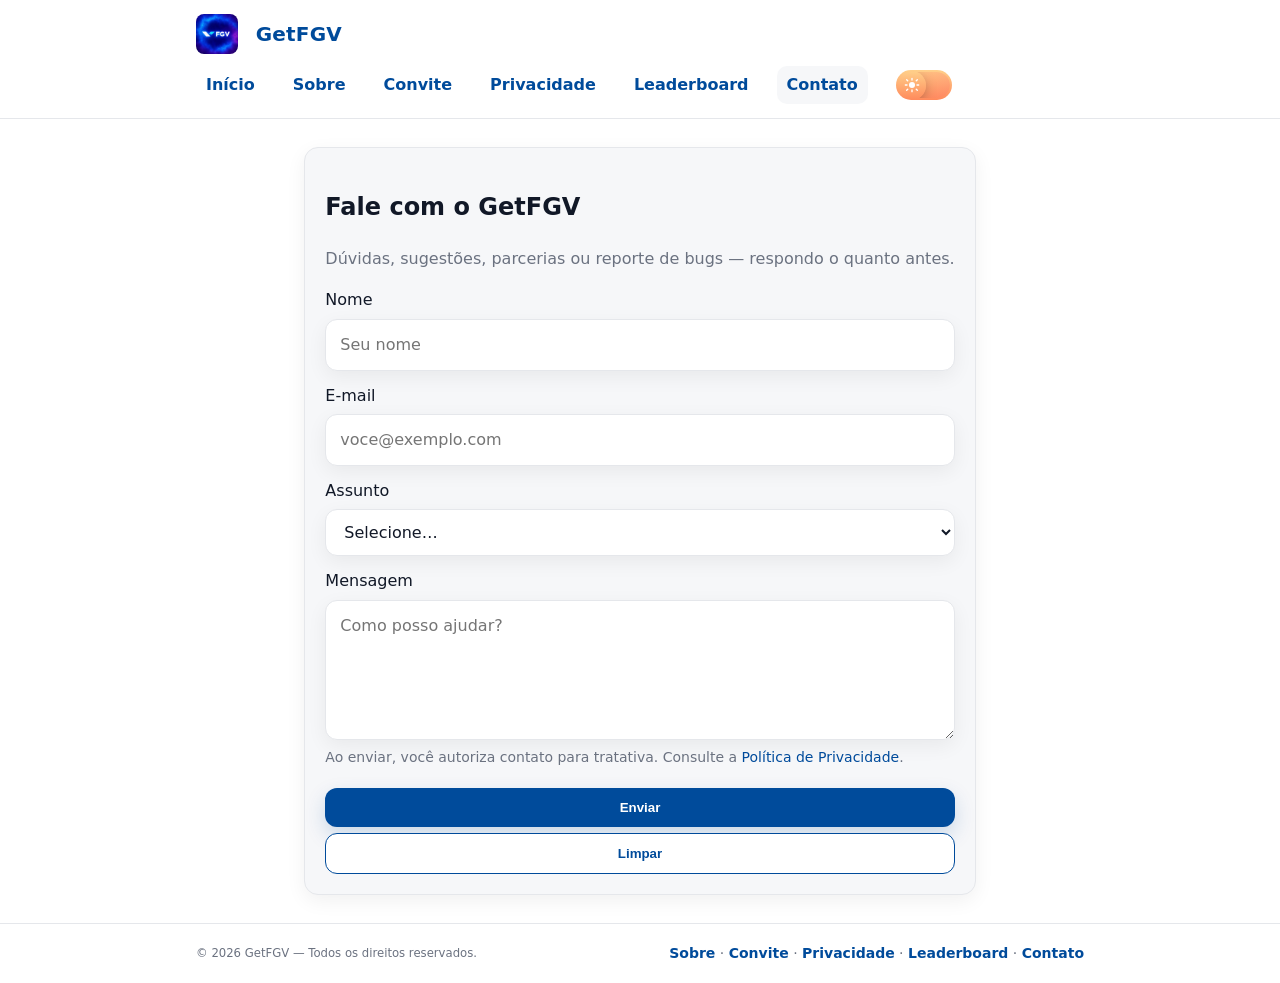
<file: contato.html>
<!DOCTYPE html>
<html lang="pt-BR">
<head>
  <meta name="viewport" content="width=device-width, initial-scale=1, viewport-fit=cover">
  <meta charset="utf-8"/>
  <title>Contato — GetFGV</title>
  <meta name="description" content="Fale com o GetFGV: dúvidas, sugestões, parceria e suporte.">
  <link rel="canonical" href="https://getfgv.com.br/contato.html"/>
  <!-- AdSense (ok manter global em todas as páginas) -->
  <script async src="https://pagead2.googlesyndication.com/pagead/js/adsbygoogle.js?client=ca-pub-9879470203997450" crossorigin="anonymous"></script>
  <script>
  // Aplica o tema (dark/light) ANTES do CSS ser processado, evita flash
    (function () {
      var saved = localStorage.getItem('theme');
      var prefersDark = window.matchMedia && window.matchMedia('(prefers-color-scheme: dark)').matches;
      var isDark = saved ? (saved === 'dark') : prefersDark;
      var root = document.documentElement;
      root.classList.toggle('dark', isDark);
      root.style.colorScheme = isDark ? 'dark' : 'light';
    })();
  </script>
  <link rel="stylesheet" href="style/site.css" />
  <style>
    /* leve aprimoramento visual dos campos usando sua paleta */
    .form-grid{ display:grid; gap:12px }
    .form-row{ display:grid; gap:6px }
    .input, .textarea, .select{
      width:100%; padding:12px 14px; border-radius:12px; border:1px solid var(--cinza-borda);
      background:#fff; color:var(--texto); font:inherit; outline:none;
      box-shadow: var(--shadow);
    }
    .textarea{ min-height:140px; resize:vertical }
    .hint{ color:var(--muted); font-size:14px }
    .success{ padding:12px; border-radius:12px; background:#ecfdf5; border:1px solid #a7f3d0; color:#065f46; display:none }
    .error  { padding:12px; border-radius:12px; background:#fef2f2; border:1px solid #fecaca; color:#991b1b; display:none }
    /* dark */
    :root.dark .input, :root.dark .textarea, :root.dark .select{ background:#0f141a; border-color:#232a33; color:#e7edf3 }
  </style>
</head>
<body>
<header class="site-header">
  <div class="wrap">
    <a class="brand" href="/"><img src="img/fgv-logo.jpg" alt="FGV" width="40" height="38" style="height:40px; width:auto; border-radius:8px; margin-right:8px;"><span class="title">GetFGV</span></a>
    <nav aria-label="Navegação principal" class="site-nav">
      <a href="/" id="nav-inicio">Início</a>
      <a href="/sobre.html" id="nav-sobre">Sobre</a>
      <a href="/convite.html" id="nav-convite">Convite</a>
      <a href="/politica.html" id="nav-priv">Privacidade</a>
      <a href="/leaderboard.html" id="nav-leader">Leaderboard</a>
      <a href="/contato.html" id="nav-contato" class="active">Contato</a>
      <button id="theme-toggle" class="theme-toggle" aria-label="Alternar tema" title="Alternar tema" aria-pressed="false">
        <span class="track"></span><span class="knob">
          <svg class="icon sun" viewBox="0 0 24 24" aria-hidden="true"><path d="M12 4.5V2m0 20v-2.5M4.5 12H2m20 0h-2.5M5.6 5.6 4 4m16 16-1.6-1.6M18.4 5.6 20 4M4 20l1.6-1.6" stroke="currentColor" stroke-width="2" fill="none" stroke-linecap="round"/><circle cx="12" cy="12" r="4.5" fill="currentColor"/></svg>
          <svg class="icon moon" viewBox="0 0 24 24" aria-hidden="true"><path d="M21 12.4A8.6 8.6 0 1 1 11.6 3a7 7 0 1 0 9.4 9.4Z" fill="currentColor"/></svg>
        </span>
      </button>
    </nav>
  </div>
</header>

<main class="container">
  <section class="card">
    <h1>Fale com o GetFGV</h1>
    <p class="muted">Dúvidas, sugestões, parcerias ou reporte de bugs — respondo o quanto antes.</p>

    <div id="ok" class="success">Mensagem criada no seu e-mail. Se não abriu automaticamente, copie o texto e envie para <strong>csalfatis@gmail.com</strong>.</div>
    <div id="err" class="error">Não consegui abrir seu app de e-mail. Você pode enviar manualmente para <strong>csalfatis@gmail.com</strong>.</div>

    <form id="f" class="form-grid" autocomplete="on" novalidate>
      <div class="form-row">
        <label for="nome">Nome</label>
        <input class="input" type="text" id="nome" name="nome" required placeholder="Seu nome" />
      </div>
      <div class="form-row">
        <label for="email">E-mail</label>
        <input class="input" type="email" id="email" name="email" required placeholder="voce@exemplo.com" />
      </div>
      <div class="form-row">
        <label for="assunto">Assunto</label>
        <select class="select" id="assunto" name="assunto" required>
          <option value="" selected disabled>Selecione…</option>
          <option>Suporte ao jogo</option>
          <option>Sugestão de melhoria</option>
          <option>Parceria</option>
          <option>Privacidade/Dados (LGPD)</option>
          <option>Outro</option>
        </select>
      </div>
      <div class="form-row" style="display:none">
        <!-- honeypot anti-spam -->
        <label for="hp">Deixe em branco</label>
        <input class="input" type="text" id="hp" name="hp" value=""/>
      </div>
      <div class="form-row">
        <label for="msg">Mensagem</label>
        <textarea class="textarea" id="msg" name="mensagem" required placeholder="Como posso ajudar?"></textarea>
        <div class="hint">Ao enviar, você autoriza contato para tratativa. Consulte a <a href="/politica.html">Política de Privacidade</a>.</div>
      </div>
      <div class="form-row" style="margin-top:8px">
        <button class="btn" type="submit">Enviar</button>
        <button class="btn btn-outline" type="reset">Limpar</button>
      </div>
    </form>

</main>

<footer class="site-footer">
  <div class="wrap">
    <small>© <span id="y"></span> GetFGV — Todos os direitos reservados.</small>
    <nav>
      <a href="/sobre.html">Sobre</a> ·
      <a href="/convite.html">Convite</a> ·
      <a href="/politica.html">Privacidade</a> ·
      <a href="/leaderboard.html">Leaderboard</a> ·
      <a href="/contato.html">Contato</a>
    </nav>
  </div>
</footer>

<script src="js/site_common.js"></script>
<script>
  // Form: gera e-mail via mailto (sem backend)
  document.getElementById('f').addEventListener('submit', function(e){
    e.preventDefault();
    const hp = document.getElementById('hp').value.trim();
    if (hp) return; // bot bloqueado
    const nome = document.getElementById('nome').value.trim();
    const email= document.getElementById('email').value.trim();
    const assunto = document.getElementById('assunto').value;
    const msg = document.getElementById('msg').value.trim();

    if (!nome || !email || !assunto || !msg) { alert('Preencha todos os campos.'); return; }

    const to = 'csalfatis@gmail.com'; // 🔁 troque para o seu e-mail real
    const subject = encodeURIComponent(`[GetFGV] ${assunto} — ${nome}`);
    const body = encodeURIComponent(`Nome: ${nome}\nE-mail: ${email}\nAssunto: ${assunto}\n\nMensagem:\n${msg}\n\n—\nEnviado via contato.html do GetFGV`);
    const href = `mailto:${to}?subject=${subject}&body=${body}`;

    try{
      window.location.href = href;
      document.getElementById('ok').style.display = 'block';
    }catch{
      document.getElementById('err').style.display = 'block';
    }
  });
</script>
</body>
</html>
</file>
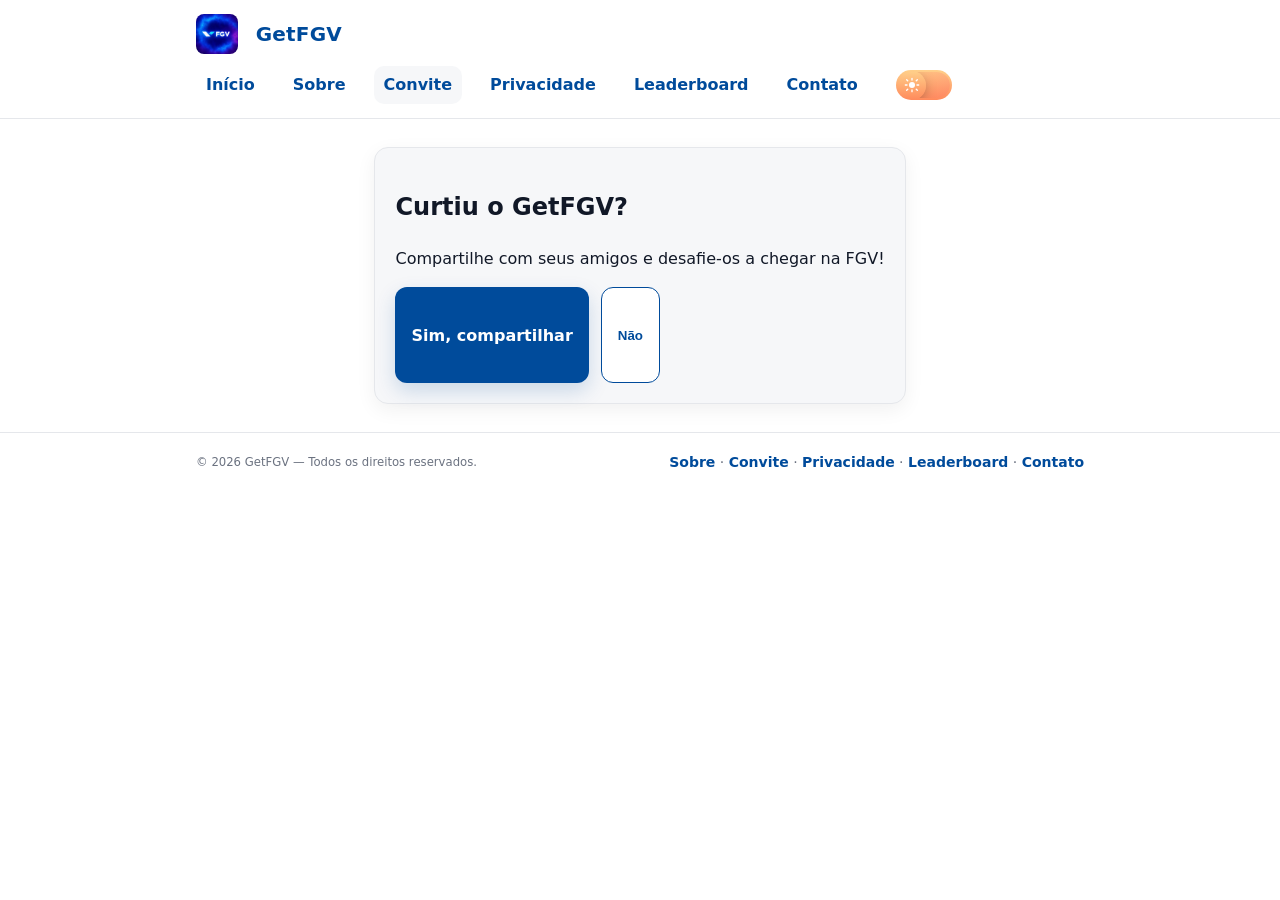
<file: convite.html>
<!DOCTYPE html>

<html lang="pt-BR">
  <head>
    <meta name="viewport" content="width=device-width, initial-scale=1, viewport-fit=cover">
    <meta charset="utf-8"/>
    <title>Curtiu? — GetFGV</title>
    <meta content="Gostou do GetFGV? Compartilhe no WhatsApp e chame seus amigos para jogar!" name="description"/>
    <link href="https://getfgv.com.br/convite.html" rel="canonical"/>
    <script async src="https://pagead2.googlesyndication.com/pagead/js/adsbygoogle.js?client=ca-pub-9879470203997450"
         crossorigin="anonymous"></script>
    <script>
  // Aplica o tema (dark/light) ANTES do CSS ser processado, evita flash
      (function () {
        var saved = localStorage.getItem('theme');
        var prefersDark = window.matchMedia && window.matchMedia('(prefers-color-scheme: dark)').matches;
        var isDark = saved ? (saved === 'dark') : prefersDark;
        var root = document.documentElement;
        root.classList.toggle('dark', isDark);
        root.style.colorScheme = isDark ? 'dark' : 'light';
      })();
    </script>
    <link href="style/site.css" rel="stylesheet"/>
  </head>
<body>
<header class="site-header">
  <div class="wrap">
    <a class="brand" href="/"><img src="img/fgv-logo.jpg" alt="FGV" width="40" height="38" style="height:40px; width:auto; border-radius:8px; margin-right:8px;"><span class="title">GetFGV</span></a>
    <nav aria-label="Navegação principal" class="site-nav">
      <a href="/" id="nav-inicio">Início</a>
      <a href="/sobre.html" id="nav-sobre">Sobre</a>
      <a href="/convite.html" id="nav-convite" class="active">Convite</a>
      <a href="/politica.html" id="nav-priv">Privacidade</a>
      <a href="/leaderboard.html" id="nav-leader">Leaderboard</a>
      <a href="/contato.html" id="nav-contato">Contato</a>
      <button id="theme-toggle" class="theme-toggle" aria-label="Alternar tema" title="Alternar tema" aria-pressed="false">
        <span class="track"></span>
        <span class="knob">
    <!-- sol -->
          <svg class="icon sun" viewBox="0 0 24 24" aria-hidden="true">
            <path d="M12 4.5V2m0 20v-2.5M4.5 12H2m20 0h-2.5M5.6 5.6 4 4m16 16-1.6-1.6M18.4 5.6 20 4M4 20l1.6-1.6" stroke="currentColor" stroke-width="2" fill="none" stroke-linecap="round"/>
            <circle cx="12" cy="12" r="4.5" fill="currentColor"/>
          </svg>
    <!-- lua -->
          <svg class="icon moon" viewBox="0 0 24 24" aria-hidden="true">
            <path d="M21 12.4A8.6 8.6 0 1 1 11.6 3a7 7 0 1 0 9.4 9.4Z" fill="currentColor"/>
          </svg>
        </span>
      </button>
    </nav>
  </div>
</header>
<main class="container"><section class="card"><h1>Curtiu o GetFGV?</h1><p>Compartilhe com seus amigos e desafie-os a chegar na FGV!</p><div class="btns"><a class="btn" href="https://api.whatsapp.com/send?text=Joga%20o%20GetFGV!%20https://getfgv.com.br" id="btnSim">Sim, compartilhar</a><button class="btn btn-outline btn-no" id="btnNao" type="button">Não</button></div></section>
<script>
 (function(){
      const container = document.querySelector('.btns');
      const noBtn = document.getElementById('btnNao');
      if(!container || !noBtn) return;
      let armed = true;

      function moveButton(){
        if(!armed) return;
        // Ensure absolute positioning when moving
        noBtn.style.position = 'absolute';
        const cRect = container.getBoundingClientRect();
        const bRect = noBtn.getBoundingClientRect();
        const pad = 4;
        const maxX = Math.max(0, cRect.width - bRect.width - pad);
        const maxY = Math.max(0, cRect.height - bRect.height - pad);
        const x = Math.random() * maxX;
        const y = Math.random() * maxY;
        noBtn.style.transform = `translate(${x}px, ${y}px)`;
      }
      // Trigger on hover / focus / attempt to click
      noBtn.addEventListener('mouseenter', moveButton);
      noBtn.addEventListener('pointerdown', moveButton);
      noBtn.addEventListener('focus', moveButton);
      // Also dodge when the mouse gets close
      container.addEventListener('mousemove', (e)=>{
        const bRect = noBtn.getBoundingClientRect();
        const dx = Math.abs(e.clientX - (bRect.left + bRect.width/2));
        const dy = Math.abs(e.clientY - (bRect.top + bRect.height/2));
        const threshold = 90;
        if(dx < threshold && dy < threshold) moveButton();
      });
    })();
</script>
</main>

<footer class="site-footer">
  <div class="wrap">
    <small>© <span id="y"></span> GetFGV — Todos os direitos reservados.</small>
    <nav>
      <a href="/sobre.html">Sobre</a> ·
      <a href="/convite.html">Convite</a> ·
      <a href="/politica.html">Privacidade</a> ·
      <a href="/leaderboard.html">Leaderboard</a> ·
      <a href="/contato.html">Contato</a>
    </nav>
  </div>
</footer>

<script src="js/site_common.js"></script>
</body></html>
</file>
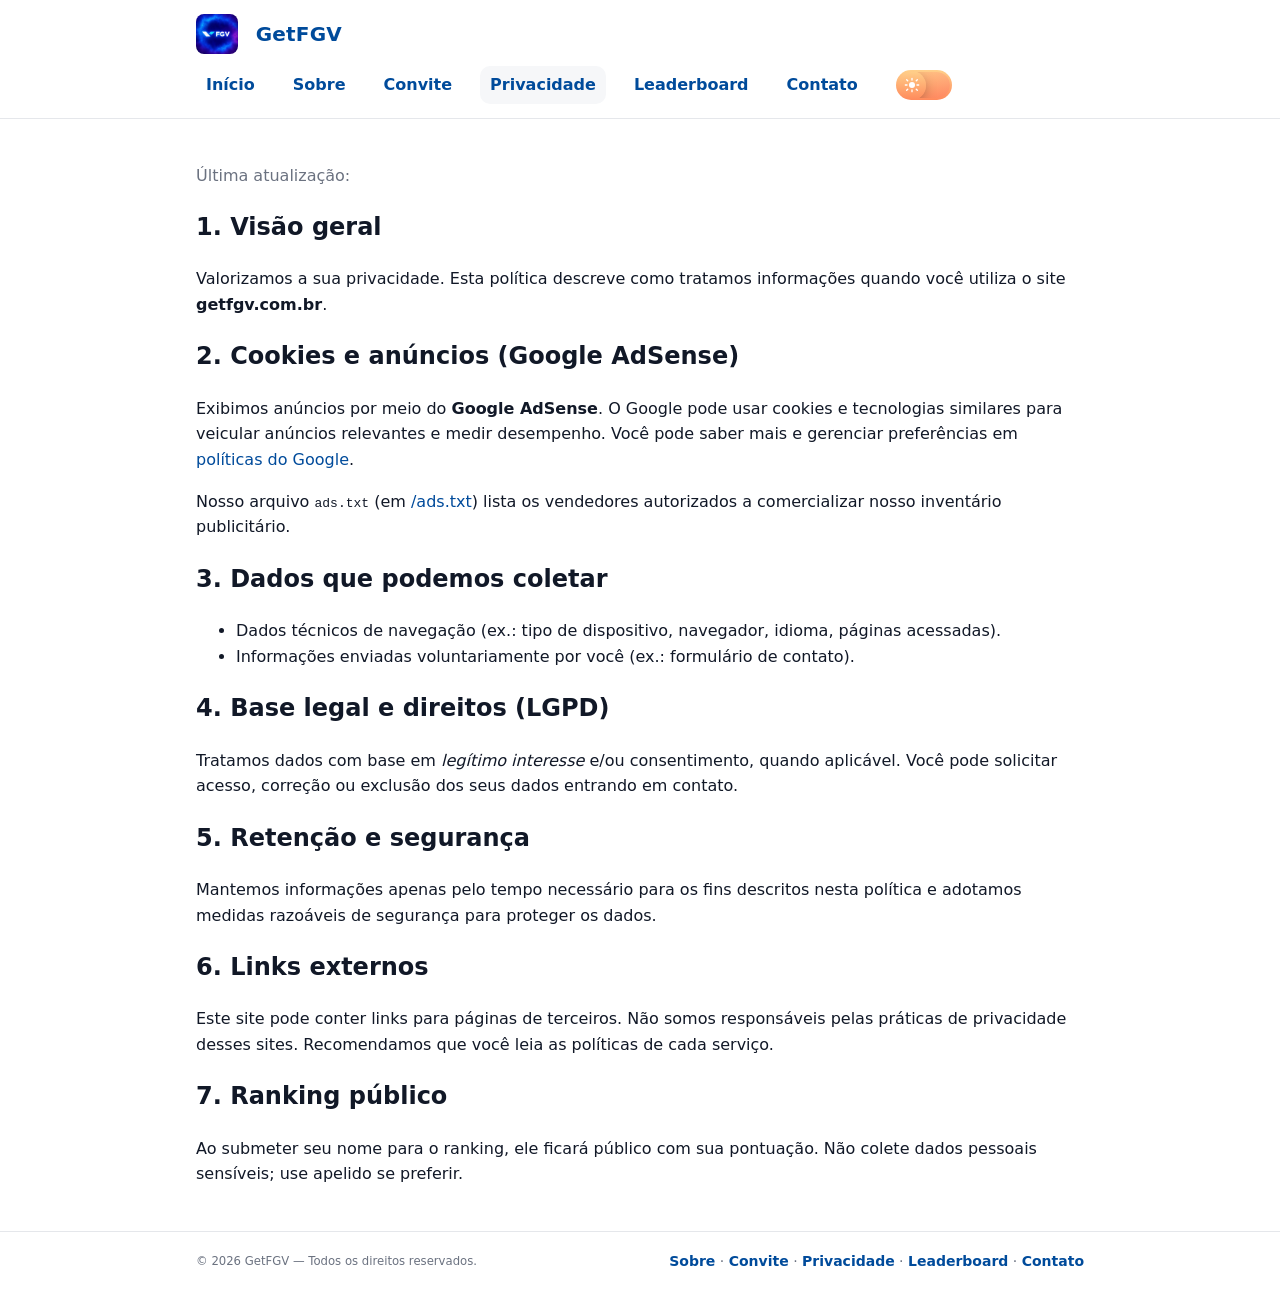
<file: politica.html>
<!DOCTYPE html>

<html lang="pt-BR">
  <head>
    <meta name="viewport" content="width=device-width, initial-scale=1, viewport-fit=cover">
    <meta charset="utf-8"/>
    <title>Política de Privacidade — GetFGV</title>
    <meta content="Política de privacidade do GetFGV: cookies, anúncios (AdSense), dados coletados e contato para solicitações." name="description"/>
    <link href="https://getfgv.com.br/politica.html" rel="canonical"/>
    <script async src="https://pagead2.googlesyndication.com/pagead/js/adsbygoogle.js?client=ca-pub-9879470203997450"
        crossorigin="anonymous"></script>
    <script>
  // Aplica o tema (dark/light) ANTES do CSS ser processado, evita flash
      (function () {
        var saved = localStorage.getItem('theme');
        var prefersDark = window.matchMedia && window.matchMedia('(prefers-color-scheme: dark)').matches;
        var isDark = saved ? (saved === 'dark') : prefersDark;
        var root = document.documentElement;
        root.classList.toggle('dark', isDark);
        root.style.colorScheme = isDark ? 'dark' : 'light';
      })();
    </script>
    <link href="style/site.css" rel="stylesheet"/>
</head>
<body>
<header class="site-header">
  <div class="wrap">
    <a class="brand" href="/"><img src="img/fgv-logo.jpg" alt="FGV" width="40" height="38" style="height:40px; width:auto; border-radius:8px; margin-right:8px;"><span class="title">GetFGV</span></a>
    <nav aria-label="Navegação principal" class="site-nav">
      <a href="/" id="nav-inicio">Início</a>
      <a href="/sobre.html" id="nav-sobre">Sobre</a>
      <a href="/convite.html" id="nav-convite">Convite</a>
      <a href="/politica.html" id="nav-priv" class="active">Privacidade</a>
      <a href="/leaderboard.html" id="nav-leader">Leaderboard</a>
      <a href="/contato.html" id="nav-contato">Contato</a>
      <button id="theme-toggle" class="theme-toggle" aria-label="Alternar tema" title="Alternar tema" aria-pressed="false">
        <span class="track"></span>
        <span class="knob">
    <!-- sol -->
          <svg class="icon sun" viewBox="0 0 24 24" aria-hidden="true">
            <path d="M12 4.5V2m0 20v-2.5M4.5 12H2m20 0h-2.5M5.6 5.6 4 4m16 16-1.6-1.6M18.4 5.6 20 4M4 20l1.6-1.6" stroke="currentColor" stroke-width="2" fill="none" stroke-linecap="round"/>
            <circle cx="12" cy="12" r="4.5" fill="currentColor"/>
          </svg>
    <!-- lua -->
          <svg class="icon moon" viewBox="0 0 24 24" aria-hidden="true">
            <path d="M21 12.4A8.6 8.6 0 1 1 11.6 3a7 7 0 1 0 9.4 9.4Z" fill="currentColor"/>
          </svg>
        </span>
      </button>
     </nav>
  </div>
</header>
<main class="container">

<p class="muted">Última atualização: <span id="d"></span></p>
<h2>1. Visão geral</h2>
<p>
    Valorizamos a sua privacidade. Esta política descreve como tratamos informações
    quando você utiliza o site <strong>getfgv.com.br</strong>.
  </p>
<h2>2. Cookies e anúncios (Google AdSense)</h2>
<p>
    Exibimos anúncios por meio do <strong>Google AdSense</strong>. O Google pode usar cookies
    e tecnologias similares para veicular anúncios relevantes e medir desempenho.
    Você pode saber mais e gerenciar preferências em
    <a href="https://policies.google.com/technologies/ads?hl=pt-BR" rel="noopener" target="_blank">políticas do Google</a>.
  </p>
<p>
    Nosso arquivo <code>ads.txt</code> (em <a href="/ads.txt">/ads.txt</a>) lista os vendedores autorizados
    a comercializar nosso inventário publicitário.
  </p>
<h2>3. Dados que podemos coletar</h2>
<ul>
<li>Dados técnicos de navegação (ex.: tipo de dispositivo, navegador, idioma, páginas acessadas).</li>
<li>Informações enviadas voluntariamente por você (ex.: formulário de contato).</li>
</ul>
<h2>4. Base legal e direitos (LGPD)</h2>
<p>
    Tratamos dados com base em <em>legítimo interesse</em> e/ou consentimento, quando aplicável.
    Você pode solicitar acesso, correção ou exclusão dos seus dados entrando em contato.
  </p>
<h2>5. Retenção e segurança</h2>
<p>
    Mantemos informações apenas pelo tempo necessário para os fins descritos nesta política e
    adotamos medidas razoáveis de segurança para proteger os dados.
  </p>
<h2>6. Links externos</h2>
<p>
    Este site pode conter links para páginas de terceiros. Não somos responsáveis pelas
    práticas de privacidade desses sites. Recomendamos que você leia as políticas de cada serviço.
  </p>
<h2>7. Ranking público</h2>
<p>Ao submeter seu nome para o ranking, ele ficará público com sua pontuação. Não colete dados pessoais sensíveis; use apelido se preferir.</p>

</main>

<footer class="site-footer">
  <div class="wrap">
    <small>© <span id="y"></span> GetFGV — Todos os direitos reservados.</small>
    <nav>
      <a href="/sobre.html">Sobre</a> ·
      <a href="/convite.html">Convite</a> ·
      <a href="/politica.html">Privacidade</a> ·
      <a href="/leaderboard.html">Leaderboard</a> ·
      <a href="/contato.html">Contato</a>
    </nav>
  </div>
</footer>

<script src="js/site_common.js"></script>
</body></html>
</file>
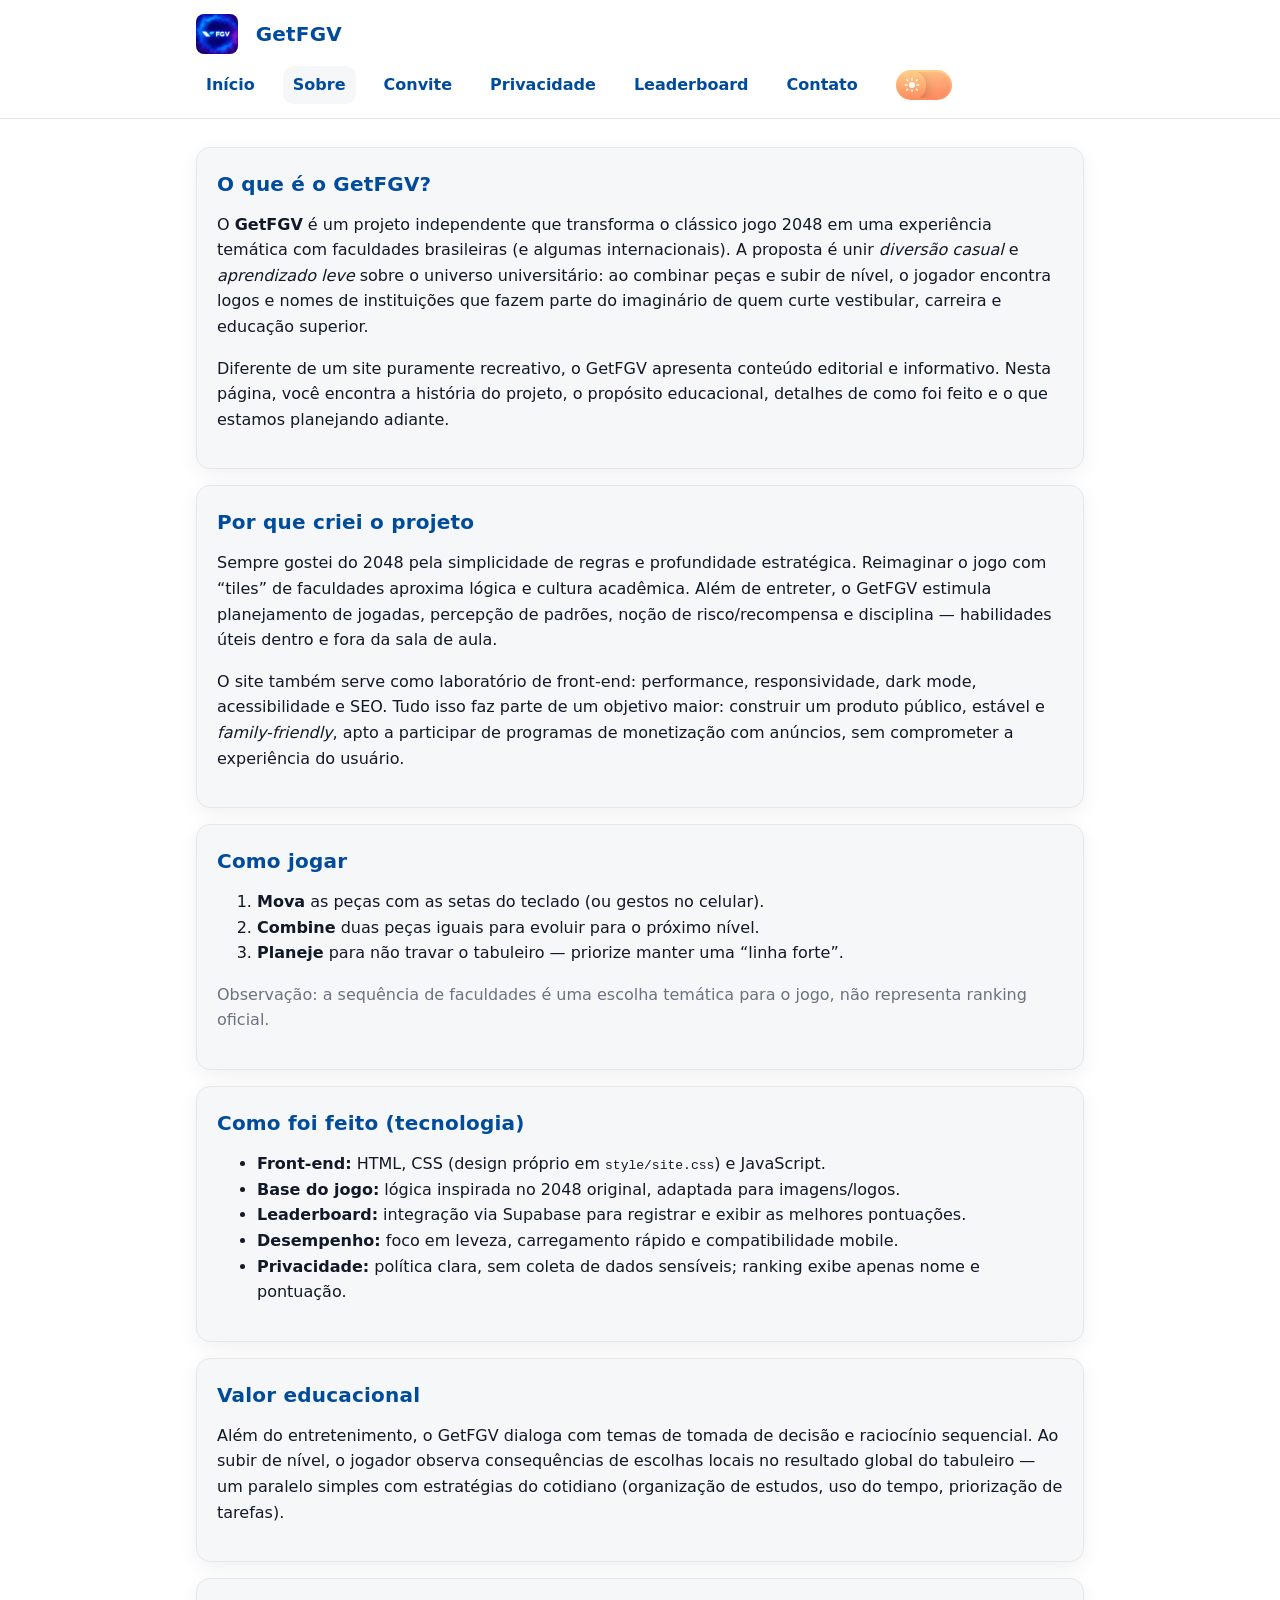
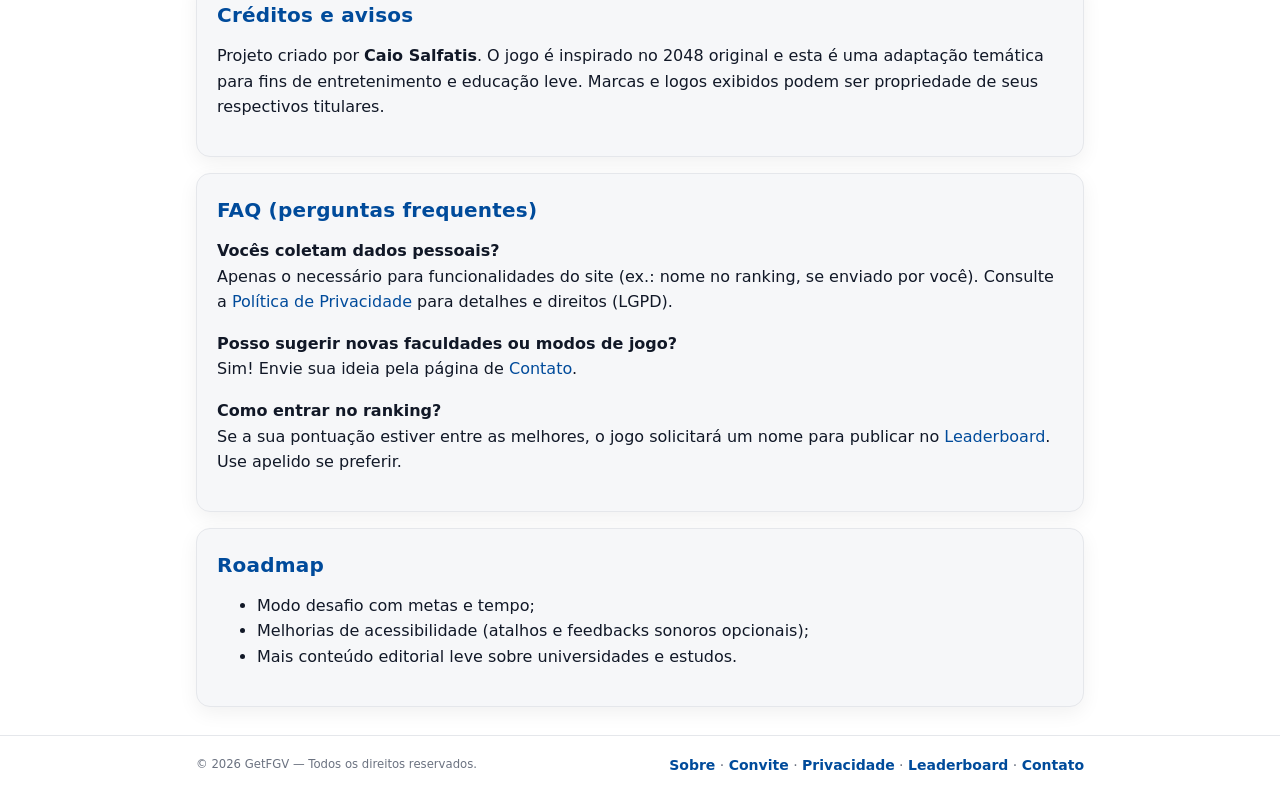
<file: sobre.html>
<!DOCTYPE html>
<html lang="pt-BR">
<head>
  <meta name="viewport" content="width=device-width, initial-scale=1, viewport-fit=cover">
  <meta charset="utf-8"/>
  <title>Sobre o GetFGV — história, objetivo e como foi feito</title>
  <meta name="description" content="Conheça o GetFGV: história do projeto, propósito educacional, como jogar, tecnologia usada e próximos passos.">
  <link rel="canonical" href="https://getfgv.com.br/sobre.html"/>
  <meta property="og:title" content="Sobre o GetFGV"/>
  <meta property="og:description" content="História, objetivo, como jogar, créditos e roadmap do projeto."/>
  <meta property="og:url" content="https://getfgv.com.br/sobre.html"/>
  <meta property="og:type" content="website"/>
  <!-- AdSense -->
  <script async src="https://pagead2.googlesyndication.com/pagead/js/adsbygoogle.js?client=ca-pub-9879470203997450" crossorigin="anonymous"></script>
  <script>
  // Aplica o tema (dark/light) ANTES do CSS ser processado, evita flash
    (function () {
      var saved = localStorage.getItem('theme');
      var prefersDark = window.matchMedia && window.matchMedia('(prefers-color-scheme: dark)').matches;
      var isDark = saved ? (saved === 'dark') : prefersDark;
      var root = document.documentElement;
      root.classList.toggle('dark', isDark);
      root.style.colorScheme = isDark ? 'dark' : 'light';
    })();
  </script>
  <link rel="stylesheet" href="style/site.css"/>
</head>
<body>
<header class="site-header">
  <div class="wrap">
    <a class="brand" href="/"><img src="img/fgv-logo.jpg" alt="FGV" width="40" height="38" style="height:40px; width:auto; border-radius:8px; margin-right:8px;"><span class="title">GetFGV</span></a>
    <nav class="site-nav" aria-label="Navegação principal">
      <a href="/index.html" id="nav-inicio">Início</a>
      <a href="/sobre.html" id="nav-sobre" class="active">Sobre</a>
      <a href="/convite.html" id="nav-convite">Convite</a>
      <a href="/politica.html" id="nav-priv">Privacidade</a>
      <a href="/leaderboard.html" id="nav-leader">Leaderboard</a>
      <a href="/contato.html" id="nav-contato">Contato</a>
      <button id="theme-toggle" class="theme-toggle" aria-label="Alternar tema" title="Alternar tema" aria-pressed="false">
        <span class="track"></span><span class="knob">
          <svg class="icon sun" viewBox="0 0 24 24" aria-hidden="true"><path d="M12 4.5V2m0 20v-2.5M4.5 12H2m20 0h-2.5M5.6 5.6 4 4m16 16-1.6-1.6M18.4 5.6 20 4M4 20l1.6-1.6" stroke="currentColor" stroke-width="2" fill="none" stroke-linecap="round"/><circle cx="12" cy="12" r="4.5" fill="currentColor"/></svg>
          <svg class="icon moon" viewBox="0 0 24 24" aria-hidden="true"><path d="M21 12.4A8.6 8.6 0 1 1 11.6 3a7 7 0 1 0 9.4 9.4Z" fill="currentColor"/></svg>
        </span>
      </button>
    </nav>
  </div>
</header>

<main class="container">

  <section class="card">
    <h2>O que é o GetFGV?</h2>
    <p>
      O <strong>GetFGV</strong> é um projeto independente que transforma o clássico jogo 2048
      em uma experiência temática com faculdades brasileiras (e algumas internacionais). A proposta
      é unir <em>diversão casual</em> e <em>aprendizado leve</em> sobre o universo universitário:
      ao combinar peças e subir de nível, o jogador encontra logos e nomes de instituições que fazem
      parte do imaginário de quem curte vestibular, carreira e educação superior.
    </p>
    <p>
      Diferente de um site puramente recreativo, o GetFGV apresenta conteúdo editorial
      e informativo. Nesta página, você encontra a história do projeto, o propósito educacional,
      detalhes de como foi feito e o que estamos planejando adiante.
    </p>
  </section>

  <section class="card">
    <h2>Por que criei o projeto</h2>
    <p>
      Sempre gostei do 2048 pela simplicidade de regras e profundidade estratégica. Reimaginar o jogo
      com “tiles” de faculdades aproxima lógica e cultura acadêmica. Além de entreter, o GetFGV
      estimula planejamento de jogadas, percepção de padrões, noção de risco/recompensa e disciplina —
      habilidades úteis dentro e fora da sala de aula.
    </p>
    <p>
      O site também serve como laboratório de front-end: performance, responsividade, dark mode,
      acessibilidade e SEO. Tudo isso faz parte de um objetivo maior: construir um produto público,
      estável e <em>family-friendly</em>, apto a participar de programas de monetização com anúncios,
      sem comprometer a experiência do usuário.
    </p>
  </section>

  <section class="card">
    <h2>Como jogar</h2>
    <ol>
      <li><strong>Mova</strong> as peças com as setas do teclado (ou gestos no celular).</li>
      <li><strong>Combine</strong> duas peças iguais para evoluir para o próximo nível.</li>
      <li><strong>Planeje</strong> para não travar o tabuleiro — priorize manter uma “linha forte”.</li>
    </ol>
    <p class="muted">
      Observação: a sequência de faculdades é uma escolha temática para o jogo, não representa ranking oficial.
    </p>
  </section>

  <section class="card">
    <h2>Como foi feito (tecnologia)</h2>
    <ul>
      <li><strong>Front-end:</strong> HTML, CSS (design próprio em <code>style/site.css</code>) e JavaScript.</li>
      <li><strong>Base do jogo:</strong> lógica inspirada no 2048 original, adaptada para imagens/logos.</li>
      <li><strong>Leaderboard:</strong> integração via Supabase para registrar e exibir as melhores pontuações.</li>
      <li><strong>Desempenho:</strong> foco em leveza, carregamento rápido e compatibilidade mobile.</li>
      <li><strong>Privacidade:</strong> política clara, sem coleta de dados sensíveis; ranking exibe apenas nome e pontuação.</li>
    </ul>
  </section>

  <section class="card">
    <h2>Valor educacional</h2>
    <p>
      Além do entretenimento, o GetFGV dialoga com temas de tomada de decisão e
      raciocínio sequencial. Ao subir de nível, o jogador observa consequências de escolhas
      locais no resultado global do tabuleiro — um paralelo simples com estratégias do cotidiano
      (organização de estudos, uso do tempo, priorização de tarefas).
    </p>
  </section>

  <section class="card">
    <h2>Créditos e avisos</h2>
    <p>
      Projeto criado por <strong>Caio Salfatis</strong>. O jogo é inspirado no 2048 original
      e esta é uma adaptação temática para fins de entretenimento e educação leve.
      Marcas e logos exibidos podem ser propriedade de seus respectivos titulares.
    </p>
  </section>

  <section class="card">
    <h2>FAQ (perguntas frequentes)</h2>
    <p><strong>Vocês coletam dados pessoais?</strong><br>
      Apenas o necessário para funcionalidades do site (ex.: nome no ranking, se enviado por você).
      Consulte a <a href="/politica.html">Política de Privacidade</a> para detalhes e direitos (LGPD).
    </p>
    <p><strong>Posso sugerir novas faculdades ou modos de jogo?</strong><br>
      Sim! Envie sua ideia pela página de <a href="/contato.html">Contato</a>.
    </p>
    <p><strong>Como entrar no ranking?</strong><br>
      Se a sua pontuação estiver entre as melhores, o jogo solicitará um nome para publicar no
      <a href="/leaderboard.html">Leaderboard</a>. Use apelido se preferir.
    </p>
  </section>



  <section class="card">
    <h2>Roadmap</h2>
    <ul>
      <li>Modo desafio com metas e tempo;</li>
      <li>Melhorias de acessibilidade (atalhos e feedbacks sonoros opcionais);</li>
      <li>Mais conteúdo editorial leve sobre universidades e estudos.</li>
    </ul>
  </section>
</main>

<footer class="site-footer">
  <div class="wrap">
    <small>© <span id="y"></span> GetFGV — Todos os direitos reservados.</small>
    <nav>
      <a href="/sobre.html">Sobre</a> ·
      <a href="/convite.html">Convite</a> ·
      <a href="/politica.html">Privacidade</a> ·
      <a href="/leaderboard.html">Leaderboard</a> ·
      <a href="/contato.html">Contato</a>
    </nav>
  </div>
</footer>

<script src="js/site_common.js"></script>
</body>
</html>
</file>
<file: style/site.css>
/* ===== GetFGV — Estilo Padronizado ===== */
:root {
  /* ===== Tema Claro (default) ===== */
  --fgv-azul: #004B9B;
  --fgv-azul-escuro: #003a77;
  --cinza: #f6f7f9;
  --cinza-borda: #e5e7eb;
  --texto: #111827;
  --muted: #6b7280;
  --bg: #ffffff;
  --radius: 14px;
  --shadow: 0 6px 20px rgba(0,0,0,.06);
}

/* ===== Tema Escuro ===== */
:root.dark {
  --bg: #1e1e1e;
  --texto: #f3f4f6;
  --cinza: #2a2a2a;
  --cinza-borda: #3a3a3a;
  --fgv-azul: #3b82f6; /* azul mais claro para contraste */
  --muted: #9ca3af;
  --shadow: 0 6px 20px rgba(255,255,255,.05);
}


*{box-sizing:border-box}
html,body{margin:0;padding:0}
body{
  font-family: system-ui, -apple-system, Segoe UI, Roboto, Arial, sans-serif;
  line-height:1.6;
  color:var(--texto);
  background:var(--bg);
  -webkit-font-smoothing: antialiased;
  -moz-osx-font-smoothing: grayscale;
}

.container{
  max-width: 920px;
  margin: 28px auto;
  padding: 0 16px;
}

a{color:var(--fgv-azul); text-decoration: none;}
a:hover{text-decoration: underline;}

/* ===== Header ===== */
.site-header{
  border-bottom:1px solid var(--cinza-borda);
  background:#fff;
}
.site-header .wrap{
  max-width: 920px; margin: 0 auto; padding: 14px 16px;
  display:flex; align-items:center; justify-content: space-between; gap:12px; flex-wrap:wrap;
}
.brand{
  display:flex; align-items:center; gap:10px;
}
.brand .logo{
  width:36px; height:36px; border-radius:8px; background:var(--fgv-azul);
  box-shadow: inset 0 0 0 3px #fff, 0 4px 14px rgba(0,0,0,.12);
}
.brand .title{
  font-weight:800; letter-spacing:.2px; color:var(--fgv-azul);
}

/* Nav */
.site-nav a{
  font-weight:600;
  padding:8px 10px;
  border-radius:10px;
}
.site-nav a.active, .site-nav a:focus-visible{
  background: var(--cinza);
  outline: none;
}

/* ===== Cards ===== */
.card{
  background: var(--cinza);
  border:1px solid var(--cinza-borda);
  border-radius: var(--radius);
  padding: 20px;
  box-shadow: var(--shadow);
}
.card + .card{ margin-top: 16px; }

.card h2{
  margin: 0 0 4px;
  font-size: 20px;
  font-weight: 800;
  color: var(--fgv-azul);
  letter-spacing: .2px;
}
.card h2 + *{ margin-top: 12px; }

/* ===== Footer ===== */
.site-footer{
  border-top:1px solid var(--cinza-borda);
  margin-top: 32px;
  background:#fff;
}
.site-footer .wrap{
  max-width: 920px; margin: 0 auto; padding: 18px 16px;
  display:flex; align-items:center; justify-content: space-between; gap:12px; flex-wrap:wrap;
  color: var(--muted);
  font-size: 14px;
}
.site-footer nav a{ color: var(--fgv-azul); font-weight:600; }
.site-footer small{ color: var(--muted); }

/* Utilidades */
.muted{ color: var(--muted) }
.center{text-align:center}
.btn{
  display:inline-flex; align-items:center; justify-content:center;
  gap:8px;
  padding: 12px 16px;
  border:0; border-radius:12px;
  background: var(--fgv-azul);
  color:white; font-weight:700;
  cursor:pointer;
  transition: transform .06s ease, filter .2s ease;
  box-shadow: 0 8px 20px rgba(0,79,155,.18);
}
.btn:hover{ filter: brightness(1.05); }
.btn:active{ transform: translateY(1px); }
.btn-outline{
  background:#fff; color: var(--fgv-azul); border:1px solid var(--fgv-azul);
  box-shadow:none;
}
.btn-danger{ background:#f43f5e; box-shadow:0 8px 20px rgba(244,63,94,.2) }

/* ===== Página do jogo (index) ===== */
.heading{
  display:flex; align-items:center; justify-content:space-between; gap:12px; flex-wrap:wrap;
}
.heading .title{
  color: var(--fgv-azul);
  margin: 0;
}

.tagline{
  margin: 14px 0 20px;
  font-weight: 700;
  letter-spacing: .3px;
  color: var(--fgv-azul);
}

.game-intro{
  color: var(--muted);
  font-size: 15px;
}

.game-explanation{
  margin-top: 24px;
  padding: 16px 18px;
  background: var(--cinza);
  border: 1px solid var(--cinza-borda);
  border-left: 4px solid var(--fgv-azul);
  border-radius: 12px;
  font-size: 14px;
}

.scores-container .score-container, .scores-container .best-container{
  background: #fff;
  border:1px solid var(--cinza-borda);
  border-radius: 10px;
  padding: 6px 10px;
  min-width: 64px;
  text-align:center;
  font-weight:700;
  box-shadow: var(--shadow);
}

/* ===== Responsividade ===== */
@media (max-width:560px){
  .site-nav a{ padding:8px }
  .heading{ gap:8px }
}

/* === Ajustes solicitados === */
/* Contraste da "tabela" de pontos */
.scores-container .score-container,
.scores-container .best-container{
  background: var(--fgv-azul) !important;
  color: #fff !important;
  border: 0 !important;
  text-shadow: none !important;
  box-shadow: 0 8px 18px rgba(0,79,155,.20) !important;
}

/* Centralizar o jogo */
.game-container{ margin: 12px auto !important; }

/* Área de botões do convite para o botão "Não" fugir */
.btns{ position: relative; min-height: 96px; display:flex; gap:12px; flex-wrap:wrap; }
.btns .btn-no{ z-index: 2; }


/* --- Pontuação maior e mais legível --- */
.scores-container{
  display:flex; align-items:center; gap:14px;
}
.score-container, .best-container{
  position: relative;
  padding: 14px 18px 12px !important;
  border-radius: 16px !important;
  font-size: 28px !important;
  line-height: 1 !important;
  font-weight: 800 !important;
  letter-spacing: .3px;
}
.score-container::after, .best-container::after{
  position: absolute;
  top: -14px;
  left: 50%;
  transform: translateX(-50%);
  font-size: 12px;
  line-height: 1;
  font-weight: 900;
  letter-spacing: 1px;
  text-transform: uppercase;
  color: #fff;
  content: "";
}
.score-container::after{ content: "PONTOS"; }
.best-container::after{ content: "RECORDE"; }

@media (min-width: 900px){
  .score-container, .best-container{ font-size: 34px !important; padding: 18px 22px 14px !important; }
  .score-container::after, .best-container::after{ font-size: 13px; top:-16px; }
}


/* --- Redefinição do estilo da pontuação --- */
.scores-container{
  display:flex; align-items:flex-start; gap:14px;
}
.score-container, .best-container{
  background: var(--fgv-azul) !important;
  color:#fff !important;
  border-radius: 14px !important;
  padding: 10px 18px !important;
  font-weight:700 !important;
  font-size:26px !important;
  min-width:100px;
  text-align:center;
  display:flex;
  flex-direction:column;
  justify-content:center;
  align-items:center;
  position:relative;
  box-shadow:0 4px 14px rgba(0,79,155,.25);
}
.score-container::before, .best-container::before{
  content: attr(data-label);
  display:block;
  font-size:13px;
  font-weight:900;
  text-transform:uppercase;
  margin-bottom:4px;
}


/* --- Altura fixa maior para blocos de pontuação --- */
.score-container, .best-container{
  min-height: 90px !important;
  justify-content: center;
}


/* --- Largura fixa igual para blocos de pontuação --- */
.score-container, .best-container{
  width: 140px !important;
}


/* --- Reposicionamento da pontuação --- */
.scores-container{
  margin-top: 20px !important;
  margin-left: auto !important;
  margin-right: 0 !important;
  justify-content: flex-end;
}


/* ===== Leaderboard ===== */
.lb-list {
  list-style: none;
  padding: 0;
  margin: 0;
}

.lb-list li {
  display: flex;
  align-items: center;
  justify-content: space-between; /* separa nome ↔ score */
  padding: 8px 6px;
  border-radius: 10px;
  transition: background-color .15s ease;
}

.lb-list li:hover {
  background: var(--cinza);
}

.lb-list .pos {
  display: inline-flex;
  align-items: center;
  justify-content: center;
  min-width: 26px;
  height: 26px;
  border-radius: 50%;
  font-weight: 800;
  font-size: 13px;
  color: var(--muted);
  margin-right: 10px;
  flex-shrink: 0;
}

/* Medalhas para o pódio */
.lb-list .pos.rank-1 {
  background: linear-gradient(180deg, #ffdf8a, #f5a623);
  color: #5c3d00;
  box-shadow: 0 2px 8px rgba(245, 166, 35, .4);
}
.lb-list .pos.rank-2 {
  background: linear-gradient(180deg, #eef1f4, #b9c0c9);
  color: #33383e;
  box-shadow: 0 2px 8px rgba(150, 160, 170, .35);
}
.lb-list .pos.rank-3 {
  background: linear-gradient(180deg, #e6ac7c, #c67c40);
  color: #3a2000;
  box-shadow: 0 2px 8px rgba(198, 124, 64, .35);
}

.lb-list .name {
  flex: 1; /* ocupa o espaço do meio */
  padding: 0 8px;
  overflow: hidden;
  text-overflow: ellipsis;
  white-space: nowrap;
}

.lb-list li:nth-child(-n+3) .name {
  font-weight: 700;
}

.lb-list .score {
  font-weight: 600;
  min-width: 60px;   /* garante alinhamento em coluna */
  text-align: right;
  font-variant-numeric: tabular-nums;
}


/* ===== MOBILE LAYOUT FIX ===== */
@media (max-width: 560px){

  /* 1) Container ocupa toda a largura útil (sem “sobras” nas laterais) */
  .container{
    width: 94vw !important;
    max-width: 94vw !important;
    margin-left: auto !important;
    margin-right: auto !important;
    padding-left: 12px !important;
    padding-right: 12px !important;
    overflow-x: hidden !important;
  }

  /* 2) Badges lado a lado e centralizados */
  .heading{
    align-items: center !important;
  }
  .scores-container{
    display: flex !important;
    flex-wrap: nowrap !important;          /* não quebra linha */
    justify-content: center !important;     /* centraliza no container */
    gap: 12px !important;
    width: 100% !important;
  }
  .scores-container > .score-container,
  .scores-container > .best-container{
    flex: 1 1 0 !important;                 /* dois itens dividem o espaço */
    min-width: 0 !important;                /* permite encolher sem vazar */
    max-width: 48% !important;              /* garante “dois por linha” */
    padding: 12px 16px !important;
    min-height: 82px !important;
    border-radius: 16px !important;
    text-align: center !important;
  }
  .scores-container > .score-container::before,
  .scores-container > .best-container::before{
    font-size: 12px !important;
    margin-bottom: 4px !important;
  }

  /* 3) Game board centralizado e encaixado */
  .game-container{
    width: 280px !important;                /* largura “base” do 2048 */
    margin: 16px auto !important;           /* centraliza horizontalmente */
    transform-origin: top center !important;
    display: block !important;
  }
  /* Escala para caber no viewport sem sair do container */
  @media (max-width: 560px) and (min-width: 401px){
    .game-container{ transform: scale(0.86); }
  }
  @media (max-width: 400px){
    .game-container{ transform: scale(0.74); }
  }
}
/* ====== LANDSCAPE (celular deitado) ====== */
@media (max-width: 900px) and (orientation: landscape){

  /* container usa 94% e fica centralizado */
  .container{
    width: 94vw !important;
    max-width: 94vw !important;
    margin-left: auto !important;
    margin-right: auto !important;
    padding-left: 12px !important;
    padding-right: 12px !important;
    overflow-x: hidden !important;
  }

  /* badges lado a lado e centralizados */
  .heading{ align-items: center !important; }
  .scores-container{
    justify-content: center !important;
    gap: 12px !important;
    flex-wrap: nowrap !important;
    width: 100% !important;
  }
  .scores-container > .score-container,
  .scores-container > .best-container{
    flex: 0 1 240px !important;    /* largura confortável no landscape */
    max-width: 48% !important;
    min-width: 0 !important;
  }

  /* tabuleiro centralizado e sem sobra */
  .game-container{
    width: 280px !important;                /* largura “base” do 2048 */
    margin: 16px auto !important;           /* centraliza horizontalmente */
    transform-origin: top center !important;
    display: block !important;
  }

  .grid-container,
  .tile-container{ margin: 0 auto !important; display:block !important; }
  .grid-container{ background-color:#9e9e9e !important; border-radius:12px !important; }
}

/* Opcional: se a altura estiver MUITO curta (ex.: < 420px), reduz um pouco mais */
@media (max-height: 420px) and (orientation: landscape){
  .game-container{ transform: translateX(-50%) scale(0.74) !important; }
}
/* =========================
   DARK MODE — REFINOS
   ========================= */
:root.dark{
  /* Paleta mais agradável e homogênea */
  --bg: #0f141a;               /* fundo de página */
  --cinza: #161b22;            /* cards/superfícies */
  --cinza-borda: #232a33;      /* linhas e divisores sutis */
  --texto: #e7edf3;            /* texto principal */
  --muted: #a5b1bd;            /* texto secundário */
  --fgv-azul: #4aa3ff;         /* realce (azul levemente aceso) */
  --shadow: 0 10px 30px rgba(0,0,0,.45);
}

/* Header e footer sem “borda artificial” */
:root.dark .site-header,
:root.dark .site-footer{
  background: var(--cinza);
  border-color: rgba(255,255,255,.06);
}

/* Cards com elevação suave e borda discreta */
:root.dark .card{
  background: var(--cinza);
  border-color: rgba(255,255,255,.06);
  box-shadow: var(--shadow);
}

/* Links com contraste e foco melhor */
:root.dark a{ color: var(--fgv-azul); }
:root.dark a:hover{ filter: brightness(1.1); }

/* Botões respeitam o tema */
:root.dark .btn{ box-shadow: 0 10px 24px rgba(0,0,0,.35); }
:root.dark .btn-outline{
  background: transparent;
  color: var(--fgv-azul);
  border-color: rgba(255,255,255,.18);
}

/* Títulos e textos “apagados” do 2048 (corrige baixa opacidade) */
:root.dark .game-intro,
:root.dark .game-explanation{ 
  color: var(--texto) !important;
  opacity: .92 !important;
}
:root.dark .important{ color: #ffffff !important; }

/* Divisores/HR discretos */
:root.dark hr{ 
  border: 0; height: 1px; 
  background: rgba(255,255,255,.08);
}

/* Placas de pontuação legíveis no escuro */
:root.dark .scores-container .score-container,
:root.dark .scores-container .best-container{
  background: #2563eb !important;     /* azul consistente */
  color: #fff !important;
  box-shadow: 0 10px 24px rgba(37,99,235,.35) !important;
}


/* Leaderboard — deixa a coluna de score mais “presente” */
:root.dark .lb-list .score{ color:#f1f5f9; }
:root.dark .lb-list li:hover{ background: rgba(255,255,255,.05); }

/* Navegação ativa no escuro */
:root.dark .site-nav a.active{ background: rgba(255,255,255,.06); }
/* =========================
   DARK MODE — layout “escuro elegante”
   ========================= */

/* Fundo geral escuro (página) */
:root.dark body{
  background: #0f141a; /* fundo mais profundo */
}

/* Dark mode: container escuro só na home (index, que usa DIV) */
:root.dark div.container{
  background:#121820 !important;
  border:1px solid rgba(255,255,255,.06) !important;
  border-radius:14px !important;
  box-shadow:0 10px 30px rgba(0,0,0,.45) !important;
}

/* Dark mode: nas páginas que usam MAIN.container, não aplicar fundo */
:root.dark main.container{
  background: transparent !important;
  border-color: transparent !important;
  box-shadow: none !important;
}



/* Cards com UMA variação de tom dentro do container */
:root.dark .card{
  background: #161b22 !important;                    /* um meio-tom acima do container */
  border-color: rgba(255,255,255,.08) !important;
  box-shadow: 0 10px 26px rgba(0,0,0,.38) !important;
}

/* Header/Footer coerentes e sem bordas “gritando” */
:root.dark .site-header,
:root.dark .site-footer{
  background: #121820 !important;
  border-color: rgba(255,255,255,.06) !important;
}

/* Scores continuam legíveis no dark (sem mexer no tabuleiro) */
:root.dark .scores-container .score-container,
:root.dark .scores-container .best-container{
  background: #2563eb !important;
  color: #fff !important;
  box-shadow: 0 10px 24px rgba(37,99,235,.35) !important;
}
/* Forçar mensagem de Game Over a ser igual em ambos os temas */
:root.dark .game-message {
  background: rgba(238, 228, 218, .73) !important; /* bege translúcido original */
  color: #776e65 !important;                       /* marrom original */
  text-shadow: none !important;
  border: none !important;
}
:root.dark .game-message p {
  color: #776e65 !important; /* garante que o texto interno (Game over!) siga igual */
}
:root.dark .game-message .lower a {
  background: #8f7a66 !important; /* botão marrom */
  color: #f9f6f2 !important;      /* texto branco */

}
/* Remove labels duplicados fora do badge */
.scores-container .score-container::after,
.scores-container .best-container::after {
  content: none !important;
}
/* Corrigir botão de compartilhamento no modo escuro */
:root.dark .btn {
  color: #ffffff !important;   /* força texto branco */
}

:root.dark .btn-outline {
  background: transparent !important;
  color: var(--fgv-azul) !important;
  border: 1px solid var(--fgv-azul) !important;
}
/* Corrige faixa branca no final da página (iOS/Safari) */
html{
  background: var(--bg);     /* garante fundo do root */
  min-height: 100%;
}
body{
  background: var(--bg);     /* já tinha, mas reforçamos */
  min-height: 100%;
  display: flex;
  flex-direction: column;     /* permite “colar” o footer no fim */
}
.site-footer{
  margin-top: auto;           /* empurra o footer pro rodapé se o conteúdo for curto */
}

/* Em modo escuro, garante raiz escura também */
:root.dark html,
:root.dark body{
  background: #0f141a;
}

/* (opcional) evita scroll lateral que pode revelar áreas sem pintura */
html, body{
  overflow-x: hidden;
}
/* Container principal da home (modo claro): remove a borda azul/cinza
   antiga do template original do 2048 e aplica o visual do site */
div.container{
  border: 1px solid var(--cinza-borda);
  border-radius: 14px;
  overflow: hidden;
  box-shadow: 0 6px 20px rgba(0,0,0,.06);
}

/* === Toggle com BORDA DEGRADÊ arredondada (sem border-image) === */
.theme-toggle{
  --w: 56px;         /* largura total */
  --h: 30px;         /* altura total  */
  --bw: 2px;         /* espessura da borda */
  --pad: 2px;        /* respiro interno p/ a bolinha */

  position: relative;
  width: var(--w);
  height: var(--h);
  border-radius: 999px;
  border: var(--bw) solid transparent;   /* borda "vazia" */
  padding: 0;
  display: inline-flex; align-items: center; justify-content: center;
  cursor: pointer; outline: none; -webkit-tap-highlight-color: transparent;
  overflow: hidden;                       /* clippa tudo no raio */

  /* 2 backgrounds:
     - camada 1 (padding-box): transparente (deixa a trilha aparecer)
     - camada 2 (border-box):  degradê que desenha a borda arredondada
  */
  background:
    linear-gradient(#0000, #0000) padding-box,
    linear-gradient(180deg,#ffd08a,#ff8a5c) border-box;   /* modo claro */
}
/* modo escuro: borda acompanha o degradê azul da bolinha */
:root.dark .theme-toggle{
  background:
    linear-gradient(#0000, #0000) padding-box,
    linear-gradient(180deg,#6bb2ff,#4b7bff) border-box;
}
.theme-toggle .track{
  position: absolute; inset: 0; border-radius: inherit;
  background: linear-gradient(90deg,#ffb86c,#ff6b6b);
  opacity: .22; transition: background .3s, opacity .3s;
}
:root.dark .theme-toggle .track{
  background: linear-gradient(90deg,#4aa3ff,#5f5cff); opacity: .28;
}
.theme-toggle .knob {
  position: absolute;
  top: -1px; /* encosta quase na borda */
  left: -0.5px;
  width: calc(var(--h) - 1px);
  height: calc(var(--h) - 1px);
  border-radius: 50%;
  display: grid;
  place-items: center;
  background: linear-gradient(180deg,#ffd08a,#ff8a5c);
  box-shadow: 0 4px 12px rgba(0,0,0,.25);
  transition: transform .28s cubic-bezier(.4,0,.2,1), background .3s;
}

:root.dark .theme-toggle .knob {
  background: linear-gradient(180deg,#6bb2ff,#4b7bff);
  transform: translateX(calc(var(--w) - var(--h)));
}

.theme-toggle .icon{ width: 16px; height: 16px; color: #fff }
.theme-toggle .icon.moon{ display: none; }
:root.dark .theme-toggle .icon.sun{ display: none; }
:root.dark .theme-toggle .icon.moon{ display: block; }

/* opcional: cor do contorno do botão de acordo com o tema */
.theme-toggle{ color: var(--fgv-azul); }
:root.dark .theme-toggle{ color: #4aa3ff; }

/* Nav sempre alinhada verticalmente */
.site-header .site-nav{
  display:flex;
  align-items:center;
  gap:8px;            /* espaço entre os links */
}

/* Espaço do toggle em relação aos links */
.theme-toggle{ margin-left: 10px; vertical-align: middle; }


/* Transição suave ao alternar o tema */
html, body, .card, .site-header, .site-footer, .grid-container, .grid-cell{
  transition: background-color .25s ease, color .25s ease, border-color .25s ease, box-shadow .25s ease;
}
/* Tipografia do header em todas as páginas */
.site-header { font-size: 16px; }

.site-header .brand .title{
  font-size: 20px;
  line-height: 1.2;
  font-weight: 800;
}

/* Navegação: quebra de linha natural (sem linhas "fantasmas") */
.site-header .site-nav{
  display: flex;
  align-items: center;
  flex-wrap: wrap;
  row-gap: 10px;
  column-gap: 18px;
}

.site-header .site-nav a{
  font-size: 16px;
  line-height: 1.35;
}

@media (max-width: 520px){
  .site-header .site-nav a{
    font-size: 15px;
    padding: 8px 10px;
  }
}
/* Faz o wrapper da página ignorar as larguras do main.css (.container do 2048) */
body > div.container {
  width: auto !important;              /* desfaz width fixa do main.css */
  max-width: 920px !important;         /* sua largura de página */
  margin: 28px auto !important;
  padding: 0 16px !important;
}

/* Dark mode desse wrapper (se você usa) */
:root.dark body > div.container{
  background: #121820 !important;
  border: 1px solid rgba(255,255,255,.06) !important;
  border-radius: 14px !important;
  box-shadow: 0 10px 30px rgba(0,0,0,.45) !important;
}

/* ====== Barra de progresso (seta) ====== */
.fgv-progress{
  margin: 16px 0 24px;
  overflow: hidden;
}
.fgv-progress__rail{
  position: relative;
  padding: 10px 18px;
  border-radius: 999px;
  background: linear-gradient(90deg,#ffe6ba,#ffd1c3);
  border: 3px solid #fff;
  box-shadow: 0 8px 24px rgba(0,0,0,.15) inset;
}

/* cabeça da seta */
.fgv-progress__rail::after{
  content:"";
  position:absolute; right:-30px; top:50%;
  width: 60px; height: 60px; transform: translateY(-50%) rotate(0.0001deg);
  background: inherit;
  border: 3px solid #fff; border-left: none;
  border-radius: 0 999px 999px 0;
  box-shadow: 0 8px 24px rgba(0,0,0,.15) inset;
}

/* trilho interno com chips */
.fgv-progress__list{
  display:flex; gap: 10px;
  overflow-x: auto; overflow-y: hidden;
  scrollbar-width: thin;
}
.fgv-progress__list::-webkit-scrollbar{ height: 6px }
.fgv-progress__list::-webkit-scrollbar-thumb{ background: rgba(0,0,0,.15); border-radius: 999px }

/* cada “bolinha” (logo) */
.fgv-progress__item{
  flex: 0 0 auto;
  width: 56px; height: 56px; border-radius: 50%;
  background: #fff; border: 3px solid #fff;
  box-shadow: 0 4px 10px rgba(0,0,0,.1);
  display:grid; place-items:center;
  position: relative;
  transition: transform .2s ease, box-shadow .2s ease, filter .2s ease, opacity .2s ease;
}
.fgv-progress__item img{
  width: 44px; height: 44px; object-fit: contain; border-radius: 50%;
}

/* bloqueada: meio “cinza” + cadeado opcional */
.fgv-progress__item.is-locked{
  filter: grayscale(100%) contrast(.7) brightness(.9);
  opacity: .6;
}
.fgv-progress__item.is-locked::after{
  content:"🔒";
  position: absolute; right: -6px; top: -6px; font-size: 14px;
}

/* desbloqueio com animação suave */
.fgv-progress__item.just-unlocked{
  animation: fgv-pop .5s ease;
}
@keyframes fgv-pop{
  0%{ transform: scale(.8) }
  60%{ transform: scale(1.1) }
  100%{ transform: scale(1) }
}

/* dark mode: trilho mais escuro mas mantem vibe */
:root.dark .fgv-progress__rail{
  background: linear-gradient(90deg,#2a3646,#202b3a);
  border-color: rgba(255,255,255,.85);
}
:root.dark .fgv-progress__rail::after{
  background: linear-gradient(90deg,#2a3646,#202b3a);
  border-color: rgba(255,255,255,.85);
}

/* 1) MODO CLARO: trilho branco, sem gradiente */
:root:not(.dark) .fgv-progress__rail{
  background:#fff !important;
  border:1px solid #e9edf2 !important;
  box-shadow: 0 6px 18px rgba(0,0,0,.06) inset;  /* bem sutil */
}

/* 2) Remove a “ponta/retângulo” da direita (aquela seta) */
.fgv-progress__rail::after{ display:none !important; }

/* opcional: dar um respiro */
.fgv-progress{ margin: 16px 0 20px; }

/* bolinhas ficam com uma borda leve no fundo branco */
:root:not(.dark) .fgv-progress__item{
  border-color:#f3f5f7 !important;
  box-shadow: 0 3px 10px rgba(0,0,0,.05);
}

/* 3) BLOQUEADA = “não identificado” (esconde logo e mostra “?”) */
.fgv-progress__item.is-locked{
  filter:none !important;           /* remove o grayscale antigo */
  opacity:1 !important;             /* volta a opacidade */
  position:relative;
}
.fgv-progress__item.is-locked img{
  opacity:0;                         /* esconde a logo */
}

/* círculo com “?” */
.fgv-progress__item.is-locked::before{
  content:"?";                       /* ícone de não identificado */
  position:absolute; inset:0;
  width:100%; height:100%;
  border-radius:50%;
  display:grid; place-items:center;
  font-weight:800; font-size:22px;
  color:#9aa4b2;
  background: radial-gradient(ellipse at 30% 30%, #f2f5f8, #e7ebf1);
  box-shadow: inset 0 2px 6px rgba(0,0,0,.08);
}

/* dark mode mantém seu visual anterior (sem precisar mudar nada) */
/* mas se quiser o “?”” no dark também, descomente este bloco:
:root.dark .fgv-progress__item.is-locked::before{
  color:#c8d2e0;
  background: radial-gradient(ellipse at 30% 30%, #2b3746, #1f2937);
  box-shadow: inset 0 2px 6px rgba(0,0,0,.25);
}
*/
/* faz a logo preencher todo o círculo */
.fgv-progress__item img{
  width: 100% !important;
  height: 100% !important;
  border-radius: 50% !important;
  object-fit: cover;   /* garante preenchimento */
}
/* animação de brilho permanente */
@keyframes fgv-glow {
  0%   { box-shadow: 0 0 4px rgba(0,150,255,0.6), 0 0 8px rgba(0,150,255,0.4); }
  50%  { box-shadow: 0 0 12px rgba(0,170,255,0.9), 0 0 24px rgba(0,170,255,0.7); }
  100% { box-shadow: 0 0 4px rgba(0,150,255,0.6), 0 0 8px rgba(0,150,255,0.4); }
}

.fgv-progress__item.fgv-unlocked {
  animation: fgv-glow 1.5s infinite ease-in-out;
  border-color: #3ba9ff !important;  /* azul mais vibrante */
}

/* ===== Ajustes SOMENTE para celular ===== */
/* Esconde a barra de progresso no celular */
@media (max-width: 520px) {
  .fgv-progress {
    display: none !important;
  }
}
/* ===== Seletor de Tema ===== */
.theme-picker{ position: relative; display:inline-block; }
.theme-button{ padding:8px 12px; font-weight:700; }
.theme-menu{
  position:absolute; right:0; top:calc(100% + 8px);
  min-width: 220px;
  background:#fff; border:1px solid var(--cinza-borda); border-radius:12px;
  box-shadow: var(--shadow);
  padding:6px;
  z-index: 50;
}
.theme-option{
  width:100%;
  display:block;
  text-align:left;
  border:0; background:transparent;
  padding:10px 12px; border-radius:10px; cursor:pointer; font:inherit; color:var(--texto);
}
.theme-option:hover{ background: var(--cinza); }
.theme-option.is-active{ font-weight:800; }
:root.dark .theme-menu{ background: var(--cinza); border-color:#2b2f36; }
:root.dark .theme-option:hover{ background: rgba(255,255,255,.06); }

/* ===== Botão + posição do seletor de tema no header ===== */
/* O picker fica em fluxo normal, ao lado do toggle de claro/escuro —
   sem position:absolute, então não precisa de padding extra no header. */
.site-header .theme-picker{
  display: inline-flex;
}

.site-header .theme-button{
  min-width: 80px;
  height: 32px;
  padding: 6px 12px;
  display: flex;
  align-items: center;
  justify-content: center;
  gap: 6px;
  font-weight: 600;
  font-size: 14px;
  border-radius: 20px;
  border: 2px solid #4a90ff;
  color: #4a90ff;
  background: transparent;
  transition: background .25s ease, transform .25s ease;
}
.site-header .theme-button:hover{
  background: rgba(74,144,255,.1);
  transform: translateY(-1px);
}
:root.dark .site-header .theme-button{
  border-color: #5ea0ff;
  color: #5ea0ff;
}

.theme-button .arrow{
  font-size: 12px;
  transition: transform .2s ease;
}
.theme-picker.open .arrow{ transform: rotate(180deg); }

/* ===== Modal de nome para o leaderboard (substitui window.prompt) ===== */
.gfv-modal-backdrop{
  position: fixed;
  inset: 0;
  background: rgba(0,0,0,.5);
  display: flex;
  align-items: center;
  justify-content: center;
  padding: 16px;
  z-index: 1000;
  animation: gfv-fade-in .18s ease;
}
@keyframes gfv-fade-in{ from{ opacity: 0 } to{ opacity: 1 } }

.gfv-modal{
  width: 100%;
  max-width: 380px;
  background: var(--bg);
  color: var(--texto);
  border-radius: var(--radius);
  border: 1px solid var(--cinza-borda);
  box-shadow: 0 20px 60px rgba(0,0,0,.35);
  padding: 24px;
  animation: gfv-pop-in .2s ease;
}
@keyframes gfv-pop-in{ from{ transform: scale(.92); opacity: 0 } to{ transform: scale(1); opacity: 1 } }

.gfv-modal h3{ margin: 0 0 6px; color: var(--fgv-azul); }
.gfv-modal p{ margin: 0 0 16px; color: var(--muted); font-size: 14px; }
.gfv-modal input{
  width: 100%;
  padding: 12px 14px;
  border-radius: 12px;
  border: 1px solid var(--cinza-borda);
  background: var(--bg);
  color: var(--texto);
  font: inherit;
  outline: none;
}
.gfv-modal input:focus{ border-color: var(--fgv-azul); }
.gfv-modal .gfv-modal-actions{
  display: flex;
  justify-content: flex-end;
  gap: 10px;
  margin-top: 18px;
}
</file>
